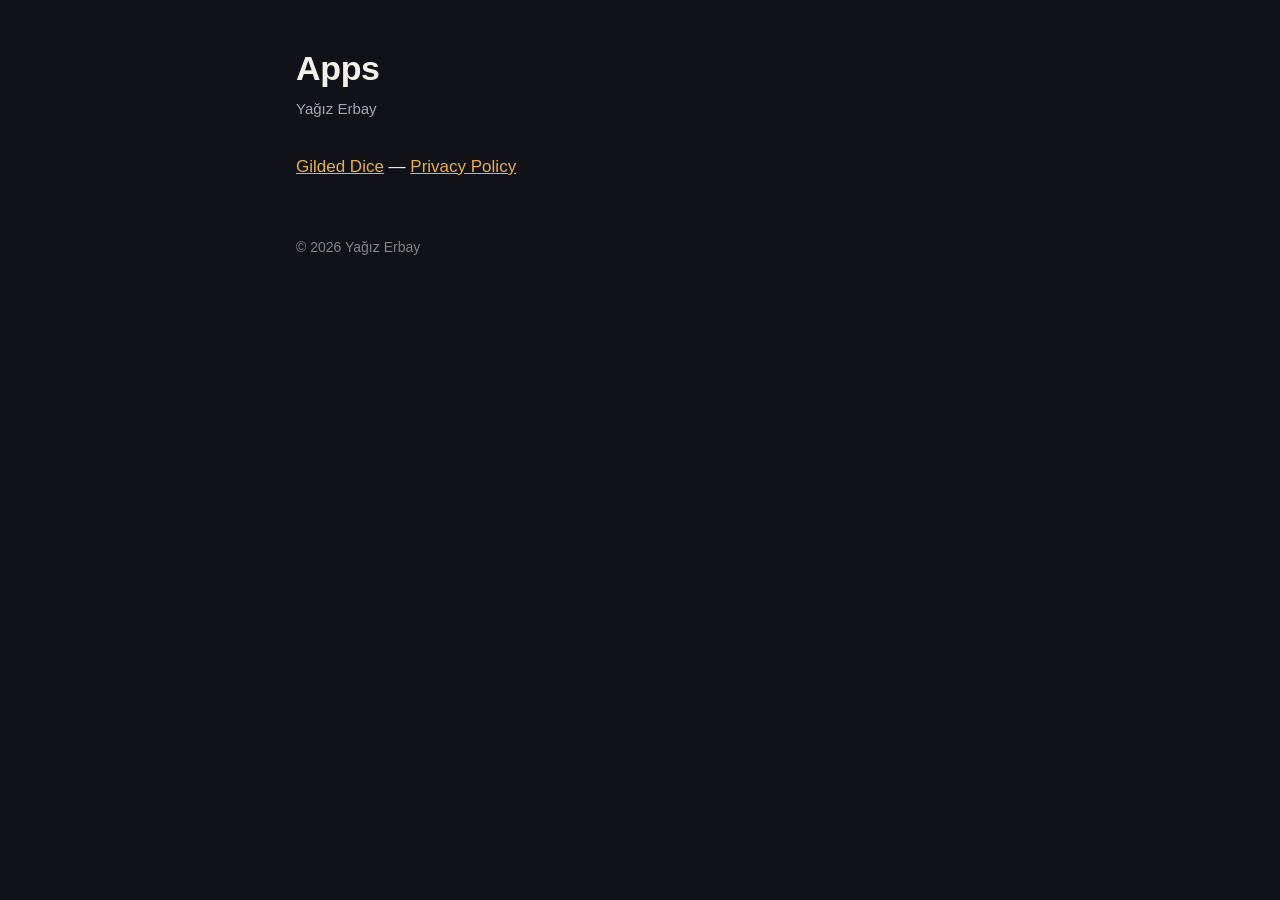
<file: index.html>
<!doctype html>
<html lang="en">
<head>
<meta charset="utf-8">
<meta name="viewport" content="width=device-width, initial-scale=1">
<title>Yağız Erbay — Apps</title>
<link rel="stylesheet" href="assets/style.css">
</head>
<body>
<main>
<header>
<h1>Apps</h1>
<p class="meta">Yağız Erbay</p>
</header>
<ul class="links">
<li><a href="gilded-dice/">Gilded Dice</a> — <a href="gilded-dice/privacy/">Privacy Policy</a></li>
</ul>
<footer>© 2026 Yağız Erbay</footer>
</main>
</body>
</html>
</file>
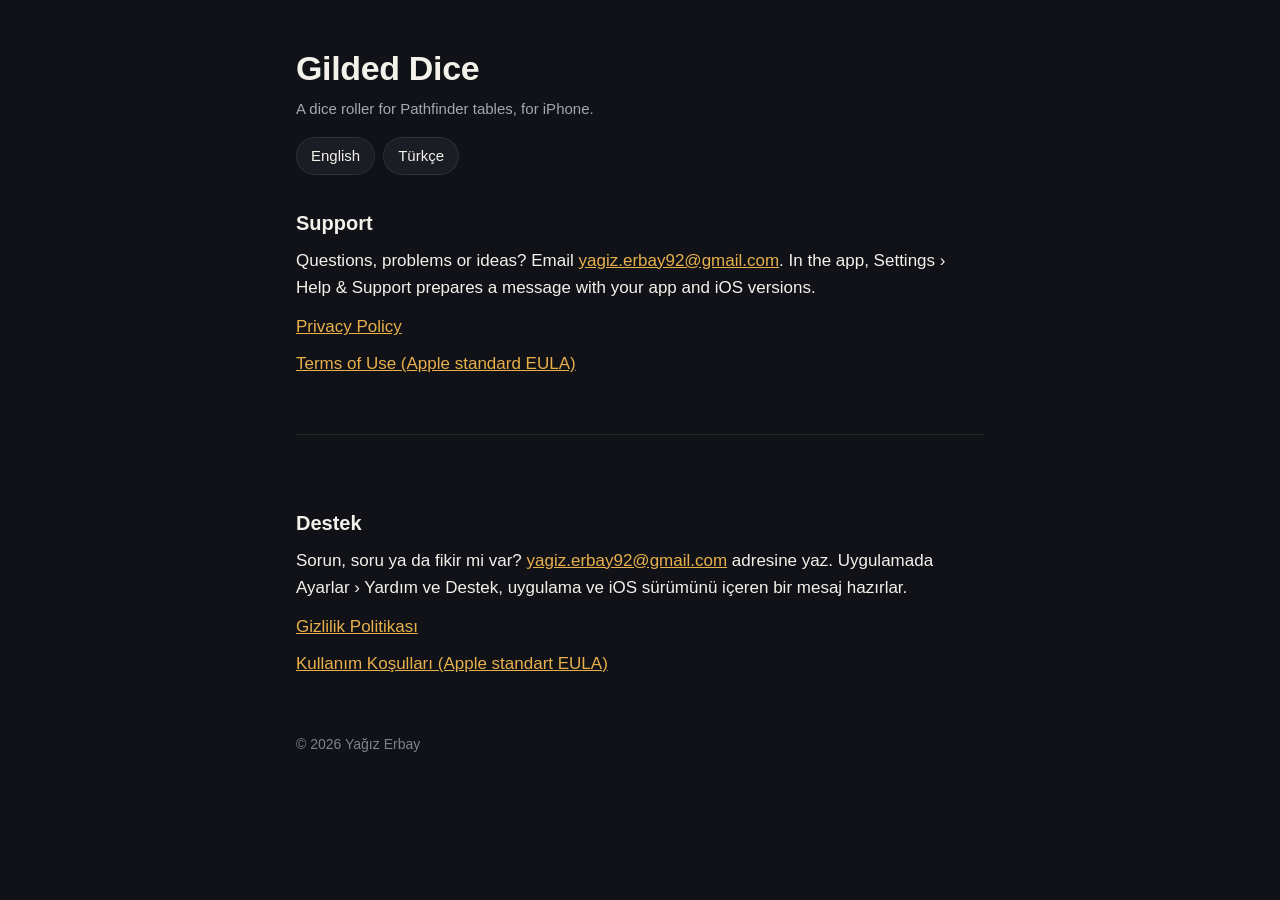
<file: gilded-dice/index.html>
<!doctype html>
<html lang="en">
<head>
<meta charset="utf-8">
<meta name="viewport" content="width=device-width, initial-scale=1">
<title>Gilded Dice — Support</title>
<meta name="description" content="Support for Gilded Dice, a dice roller for Pathfinder tables.">
<link rel="stylesheet" href="../assets/style.css">
</head>
<body>
<main>
<header>
<h1>Gilded Dice</h1>
<p class="meta">A dice roller for Pathfinder tables, for iPhone.</p>
<nav class="langs" aria-label="Language">
<a href="#en" hreflang="en">English</a>
<a href="#tr" hreflang="tr">Türkçe</a>
</nav>
</header>

<section id="en" lang="en">
<h2>Support</h2>
<p>Questions, problems or ideas? Email <a href="mailto:yagiz.erbay92@gmail.com?subject=Gilded%20Dice%20support">yagiz.erbay92@gmail.com</a>. In the app, Settings › Help &amp; Support prepares a message with your app and iOS versions.</p>
<ul class="links">
<li><a href="privacy/">Privacy Policy</a></li>
<li><a href="https://www.apple.com/legal/internet-services/itunes/dev/stdeula/">Terms of Use (Apple standard EULA)</a></li>
</ul>
</section>

<section id="tr" lang="tr">
<h2>Destek</h2>
<p>Sorun, soru ya da fikir mi var? <a href="mailto:yagiz.erbay92@gmail.com?subject=Gilded%20Dice%20destek">yagiz.erbay92@gmail.com</a> adresine yaz. Uygulamada Ayarlar › Yardım ve Destek, uygulama ve iOS sürümünü içeren bir mesaj hazırlar.</p>
<ul class="links">
<li><a href="privacy/#tr">Gizlilik Politikası</a></li>
<li><a href="https://www.apple.com/legal/internet-services/itunes/dev/stdeula/">Kullanım Koşulları (Apple standart EULA)</a></li>
</ul>
</section>

<footer>© 2026 Yağız Erbay</footer>
</main>
</body>
</html>
</file>
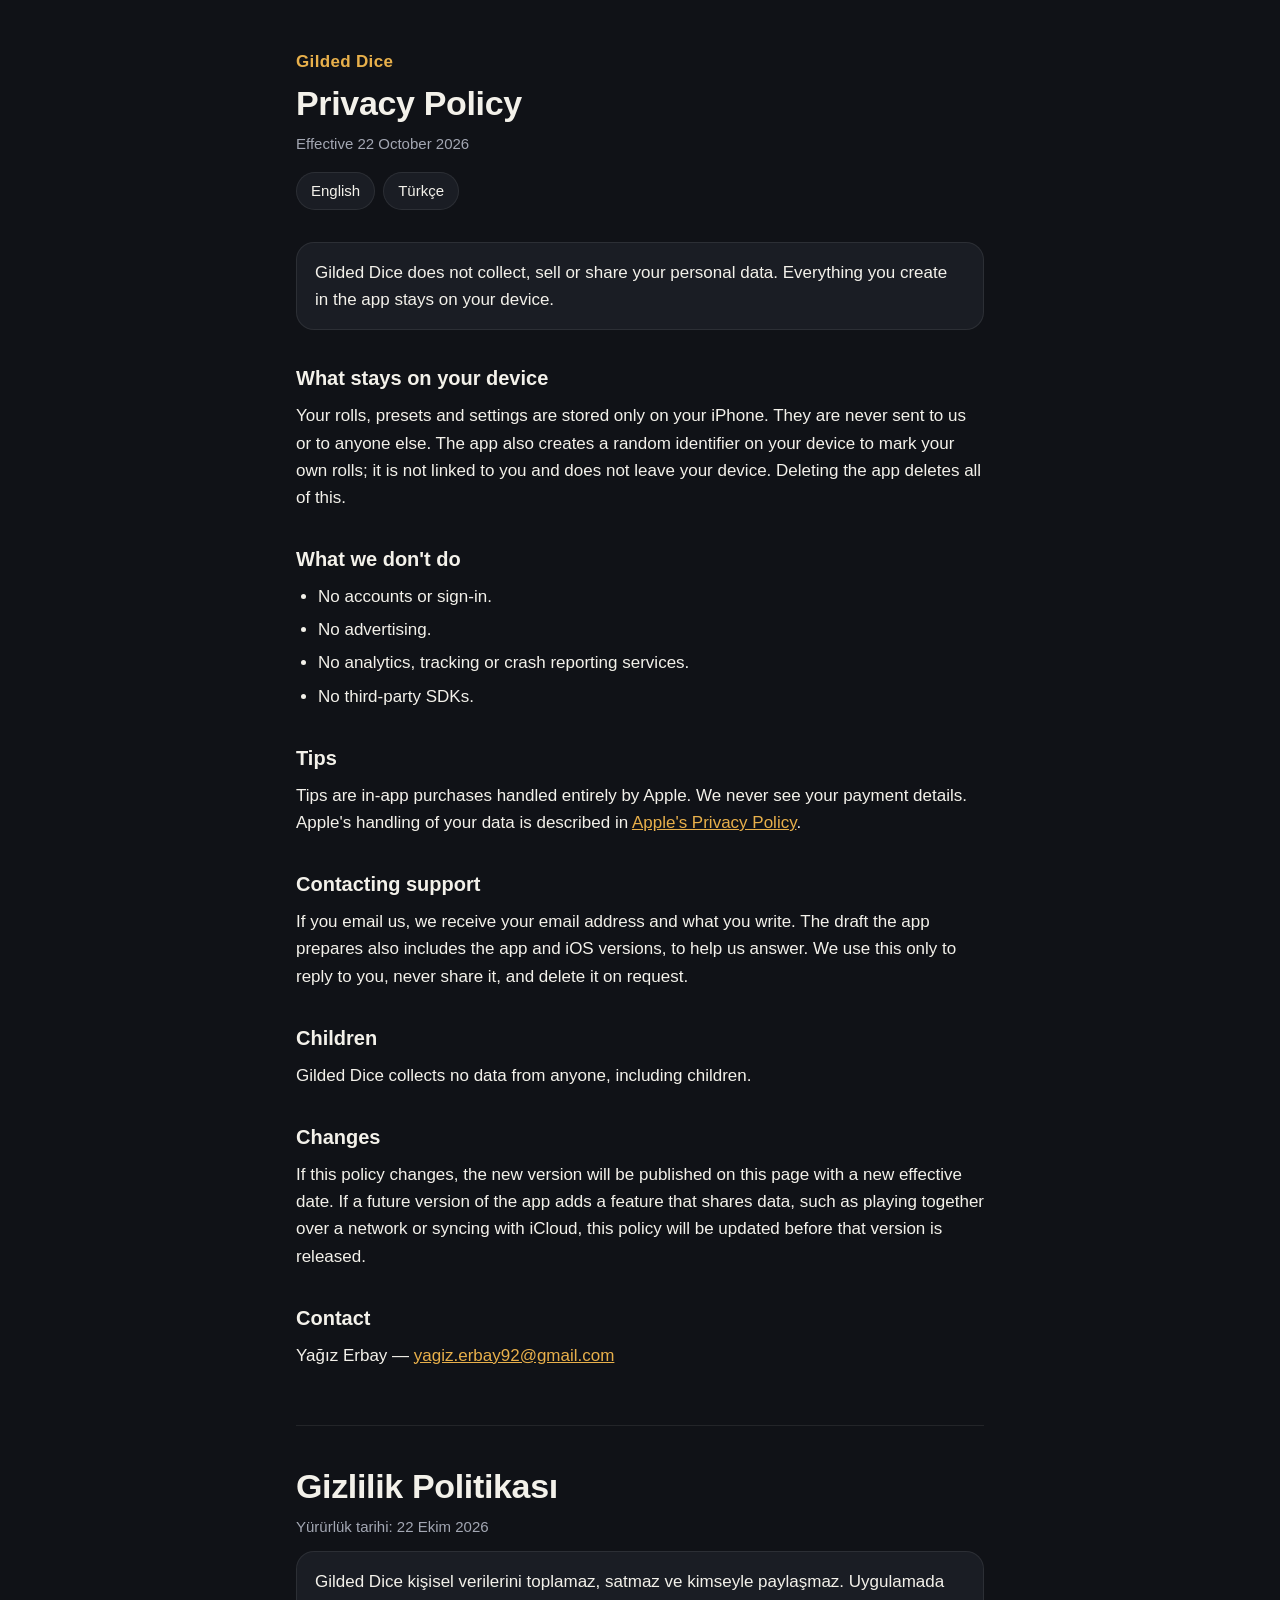
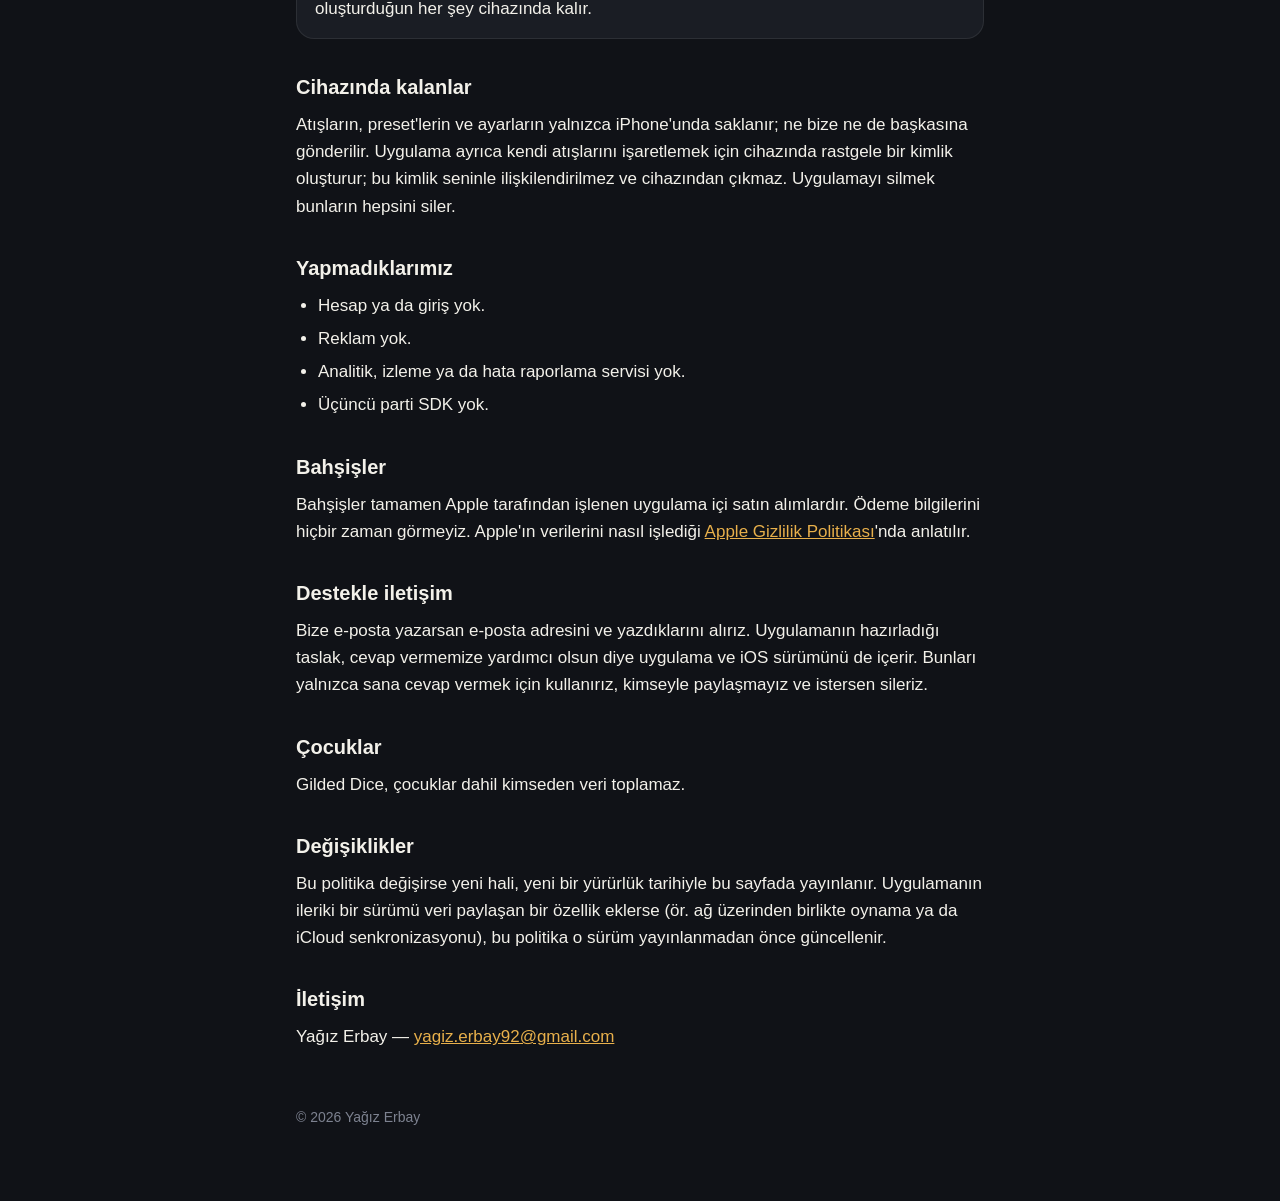
<file: gilded-dice/privacy/index.html>
<!doctype html>
<html lang="en">
<head>
<meta charset="utf-8">
<meta name="viewport" content="width=device-width, initial-scale=1">
<title>Gilded Dice — Privacy Policy</title>
<meta name="description" content="Privacy policy for the Gilded Dice iOS app. Gilded Dice does not collect personal data.">
<link rel="stylesheet" href="../../assets/style.css">
</head>
<body>
<main>
<header>
<a class="app" href="../">Gilded Dice</a>
<h1>Privacy Policy</h1>
<p class="meta">Effective 22 October 2026</p>
<nav class="langs" aria-label="Language">
<a href="#en" hreflang="en">English</a>
<a href="#tr" hreflang="tr">Türkçe</a>
</nav>
</header>

<section id="en" lang="en">
<p class="summary">Gilded Dice does not collect, sell or share your personal data. Everything you create in the app stays on your device.</p>

<h2>What stays on your device</h2>
<p>Your rolls, presets and settings are stored only on your iPhone. They are never sent to us or to anyone else. The app also creates a random identifier on your device to mark your own rolls; it is not linked to you and does not leave your device. Deleting the app deletes all of this.</p>

<h2>What we don't do</h2>
<ul>
<li>No accounts or sign-in.</li>
<li>No advertising.</li>
<li>No analytics, tracking or crash reporting services.</li>
<li>No third-party SDKs.</li>
</ul>

<h2>Tips</h2>
<p>Tips are in-app purchases handled entirely by Apple. We never see your payment details. Apple's handling of your data is described in <a href="https://www.apple.com/legal/privacy/">Apple's Privacy Policy</a>.</p>

<h2>Contacting support</h2>
<p>If you email us, we receive your email address and what you write. The draft the app prepares also includes the app and iOS versions, to help us answer. We use this only to reply to you, never share it, and delete it on request.</p>

<h2>Children</h2>
<p>Gilded Dice collects no data from anyone, including children.</p>

<h2>Changes</h2>
<p>If this policy changes, the new version will be published on this page with a new effective date. If a future version of the app adds a feature that shares data, such as playing together over a network or syncing with iCloud, this policy will be updated before that version is released.</p>

<h2>Contact</h2>
<p>Yağız Erbay — <a href="mailto:yagiz.erbay92@gmail.com">yagiz.erbay92@gmail.com</a></p>
</section>

<section id="tr" lang="tr">
<h1>Gizlilik Politikası</h1>
<p class="meta">Yürürlük tarihi: 22 Ekim 2026</p>
<p class="summary">Gilded Dice kişisel verilerini toplamaz, satmaz ve kimseyle paylaşmaz. Uygulamada oluşturduğun her şey cihazında kalır.</p>

<h2>Cihazında kalanlar</h2>
<p>Atışların, preset'lerin ve ayarların yalnızca iPhone'unda saklanır; ne bize ne de başkasına gönderilir. Uygulama ayrıca kendi atışlarını işaretlemek için cihazında rastgele bir kimlik oluşturur; bu kimlik seninle ilişkilendirilmez ve cihazından çıkmaz. Uygulamayı silmek bunların hepsini siler.</p>

<h2>Yapmadıklarımız</h2>
<ul>
<li>Hesap ya da giriş yok.</li>
<li>Reklam yok.</li>
<li>Analitik, izleme ya da hata raporlama servisi yok.</li>
<li>Üçüncü parti SDK yok.</li>
</ul>

<h2>Bahşişler</h2>
<p>Bahşişler tamamen Apple tarafından işlenen uygulama içi satın alımlardır. Ödeme bilgilerini hiçbir zaman görmeyiz. Apple'ın verilerini nasıl işlediği <a href="https://www.apple.com/tr/legal/privacy/">Apple Gizlilik Politikası</a>'nda anlatılır.</p>

<h2>Destekle iletişim</h2>
<p>Bize e-posta yazarsan e-posta adresini ve yazdıklarını alırız. Uygulamanın hazırladığı taslak, cevap vermemize yardımcı olsun diye uygulama ve iOS sürümünü de içerir. Bunları yalnızca sana cevap vermek için kullanırız, kimseyle paylaşmayız ve istersen sileriz.</p>

<h2>Çocuklar</h2>
<p>Gilded Dice, çocuklar dahil kimseden veri toplamaz.</p>

<h2>Değişiklikler</h2>
<p>Bu politika değişirse yeni hali, yeni bir yürürlük tarihiyle bu sayfada yayınlanır. Uygulamanın ileriki bir sürümü veri paylaşan bir özellik eklerse (ör. ağ üzerinden birlikte oynama ya da iCloud senkronizasyonu), bu politika o sürüm yayınlanmadan önce güncellenir.</p>

<h2>İletişim</h2>
<p>Yağız Erbay — <a href="mailto:yagiz.erbay92@gmail.com">yagiz.erbay92@gmail.com</a></p>
</section>

<footer>© 2026 Yağız Erbay</footer>
</main>
</body>
</html>
</file>
<file: assets/style.css>
:root {
  --bg: #101217;
  --card: #1a1d24;
  --text: #f3f1ea;
  --muted: #a3a7b3;
  --faint: #7d8290;
  --accent: #e8b04b;
  --line: rgba(255, 255, 255, 0.08);
  color-scheme: dark;
}

* { box-sizing: border-box; }

html { -webkit-text-size-adjust: 100%; }

body {
  margin: 0;
  background: var(--bg);
  color: var(--text);
  font: 17px/1.6 -apple-system, BlinkMacSystemFont, "SF Pro Text", "Helvetica Neue", sans-serif;
}

main {
  max-width: 720px;
  margin: 0 auto;
  padding: 48px 16px 72px;
}

a { color: var(--accent); }
a:hover { color: #f2c46e; }

header { margin-bottom: 32px; }

.app {
  display: inline-block;
  margin-bottom: 8px;
  color: var(--accent);
  font-weight: 600;
  letter-spacing: 0.02em;
  text-decoration: none;
}

h1 {
  margin: 0 0 8px;
  font-size: 34px;
  line-height: 1.2;
  letter-spacing: -0.01em;
}

h2 {
  margin: 32px 0 8px;
  font-size: 20px;
}

p, ul { margin: 0 0 12px; }
ul { padding-left: 22px; }
li { margin-bottom: 6px; }

.meta { color: var(--muted); font-size: 15px; }

.langs {
  display: flex;
  gap: 8px;
  margin-top: 16px;
}

.langs a {
  padding: 6px 14px;
  border-radius: 999px;
  background: var(--card);
  border: 1px solid var(--line);
  color: var(--text);
  font-size: 15px;
  text-decoration: none;
}

.summary {
  margin: 0 0 8px;
  padding: 16px 18px;
  border-radius: 18px;
  background: var(--card);
  border: 1px solid var(--line);
}

section + section {
  margin-top: 56px;
  padding-top: 40px;
  border-top: 1px solid var(--line);
}

.links { list-style: none; padding: 0; }
.links li { margin-bottom: 10px; }

footer {
  margin-top: 56px;
  color: var(--faint);
  font-size: 14px;
}
</file>
